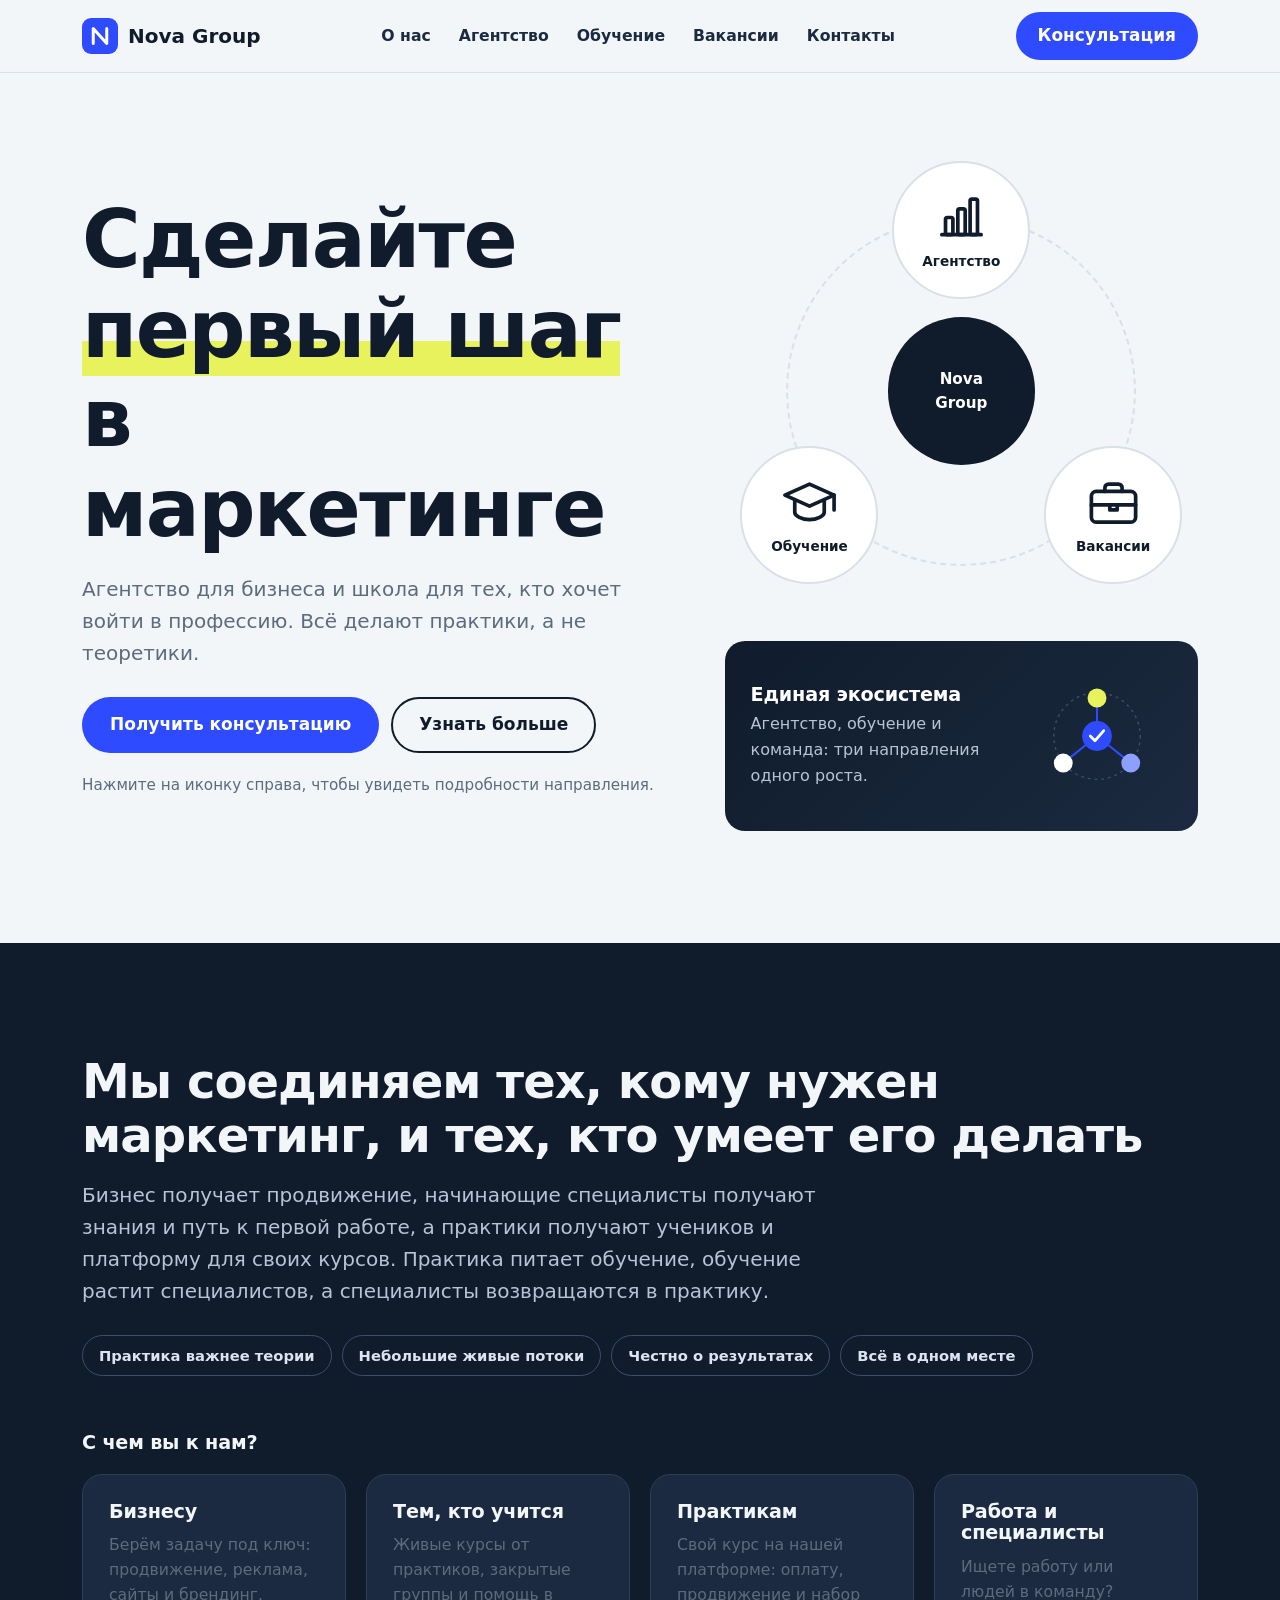
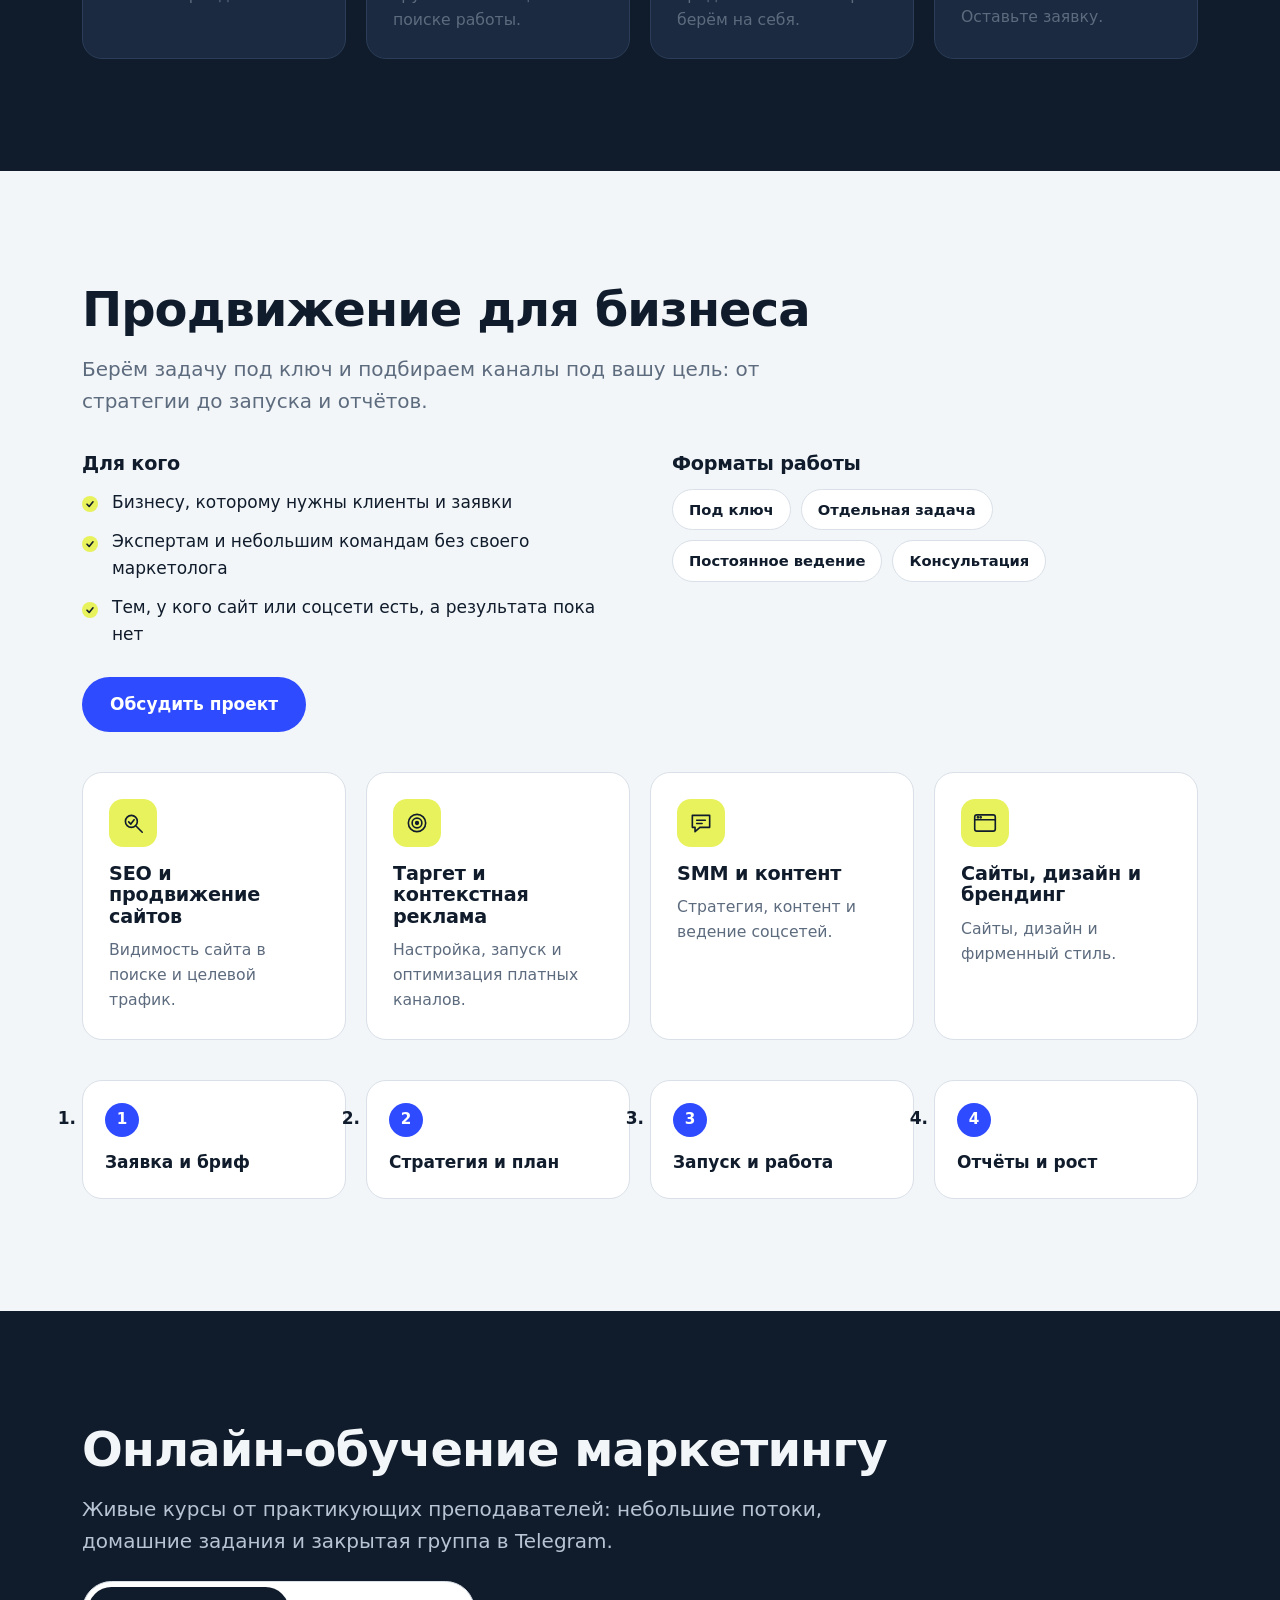
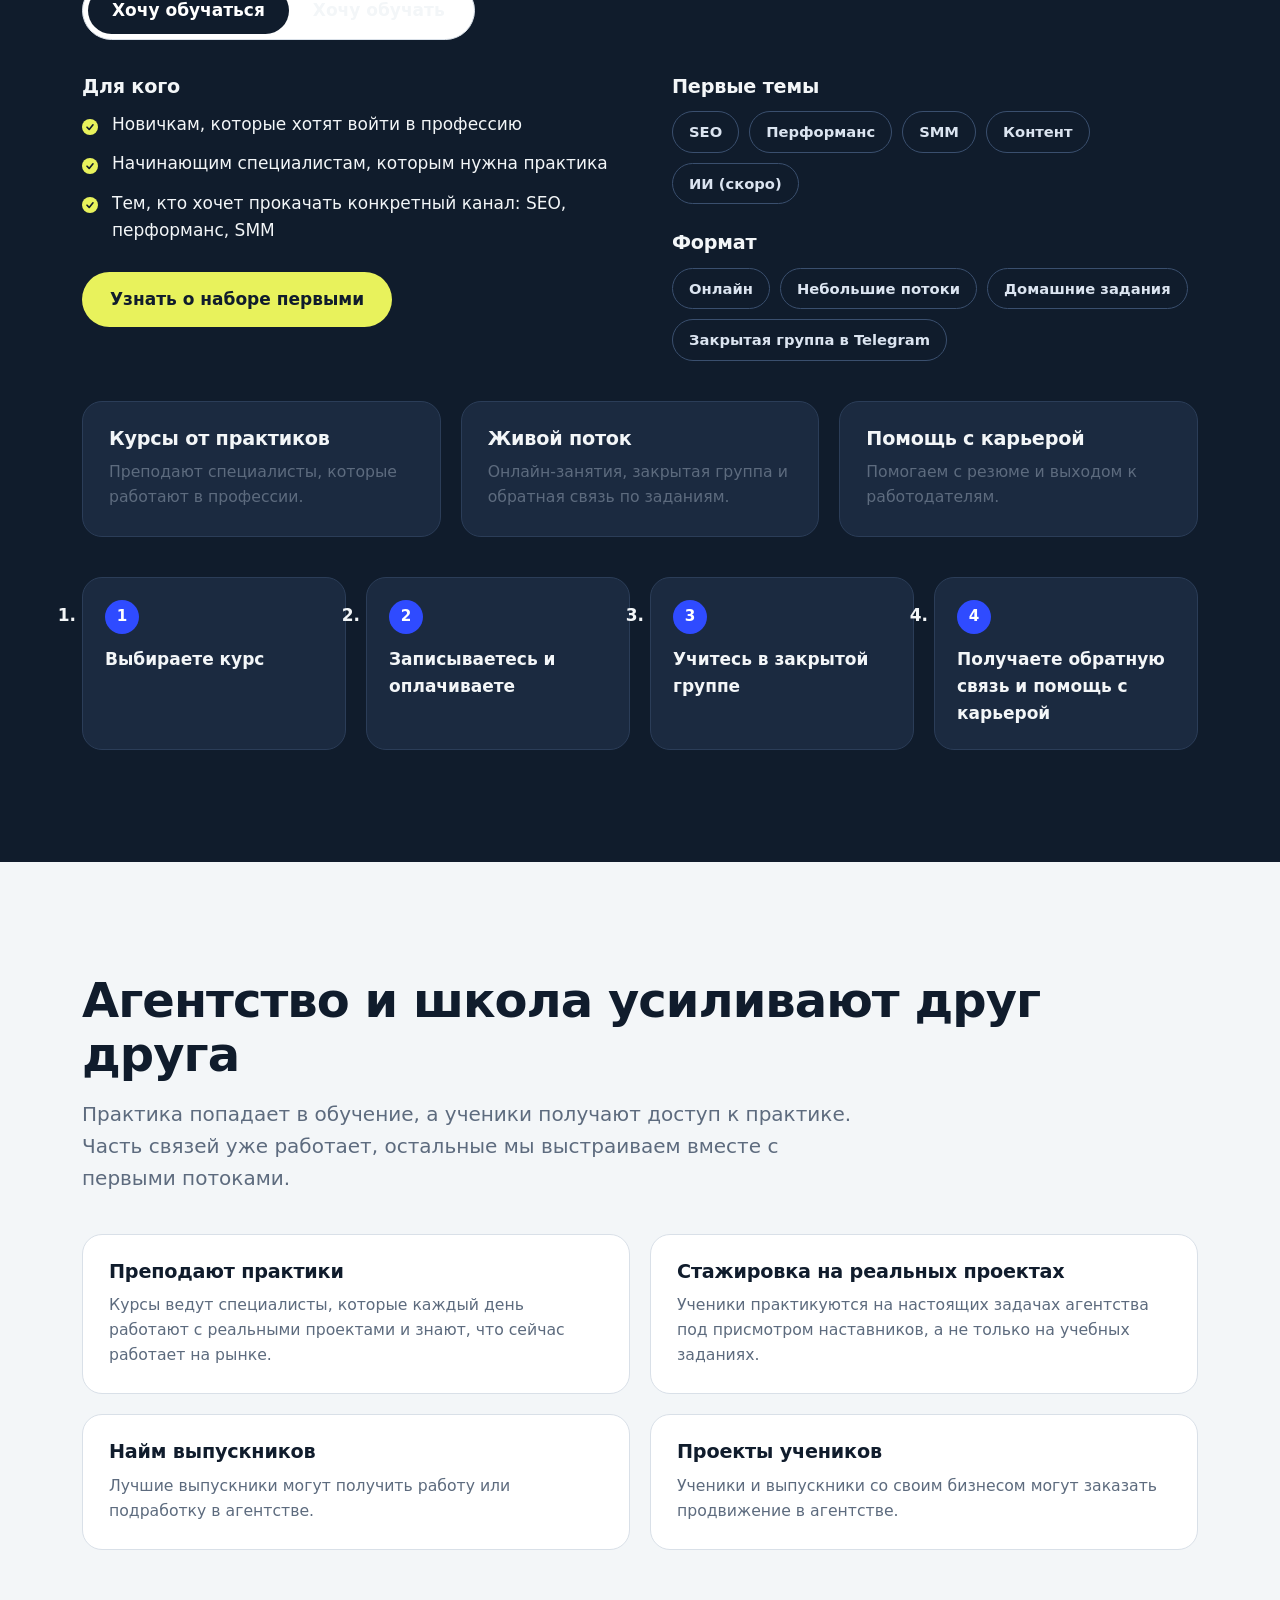
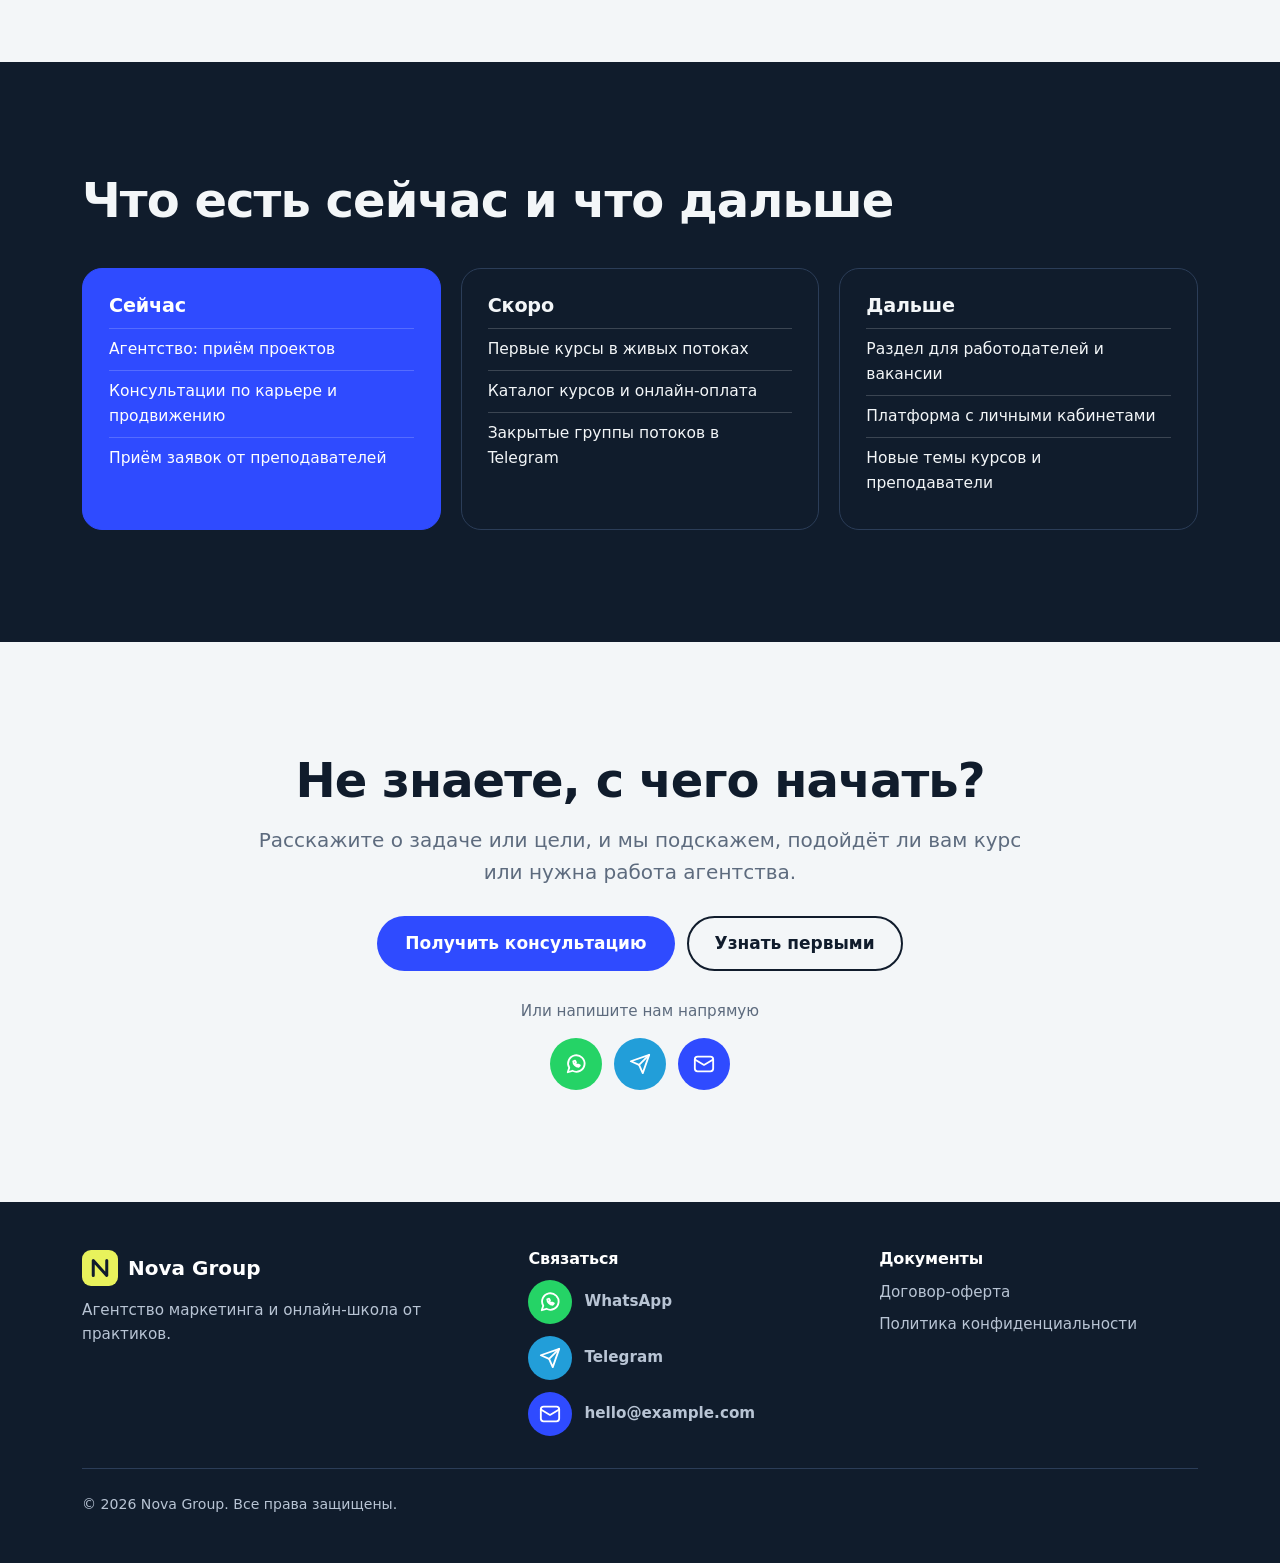
<file: index.html>
<!DOCTYPE html>
<html lang="ru">
<head>
<meta http-equiv="Content-Security-Policy" content="default-src 'self'; script-src 'self'; style-src 'self' 'unsafe-inline'; img-src 'self' data:; font-src 'self'; connect-src 'self' https://*.workers.dev https://api.telegram.org; base-uri 'self'; form-action 'self'">
<meta charset="UTF-8">
<meta name="viewport" content="width=device-width, initial-scale=1.0">
<title>Nova Group — агентство маркетинга и онлайн-школа от практиков</title>
<meta name="description" content="Продвижение для бизнеса под ключ и онлайн-курсы маркетинга от практиков: SEO, таргет, контекст, SMM.">
<meta property="og:title" content="Nova Group — агентство маркетинга и онлайн-школа">
<meta property="og:description" content="Продвижение под ключ и курсы маркетинга от практиков. Небольшие живые потоки и путь к первой работе.">
<meta property="og:type" content="website">
<meta property="og:image" content="img/og/og-image.jpg">
<link rel="icon" type="image/svg+xml" href="img/logo/favicon.svg">
<script>document.documentElement.classList.add("js");</script>
<link rel="stylesheet" href="css/variables.css">
<link rel="stylesheet" href="css/reset.css">
<link rel="stylesheet" href="css/base.css">
<link rel="stylesheet" href="css/layout.css">
<link rel="stylesheet" href="css/components.css">
<link rel="stylesheet" href="css/sections.css">
<link rel="stylesheet" href="css/responsive.css">
<script src="js/main.js" defer></script>
<script src="js/menu.js" defer></script>
<script src="js/hero.js" defer></script>
<script src="js/tabs.js" defer></script>
<script src="js/modal.js" defer></script>
<script src="js/form.js" defer></script>
<script src="js/animations.js" defer></script>
</head>
<body>

<!-- ===== ШАПКА ===== -->
<header class="header" id="header">
  <div class="container">
    <a href="#hero" class="logo" aria-label="Nova Group — на главную">
      <img src="img/logo/logo.svg" alt="" width="36" height="36">
      <span>Nova Group</span>
    </a>
    <nav class="nav" id="nav" aria-label="Основное меню">
      <a href="#about">О нас</a>
      <a href="#agency">Агентство</a>
      <a href="#education">Обучение</a>
      <a href="#roadmap">Вакансии</a>
      <a href="#contacts">Контакты</a>
    </nav>
    <div class="header-cta">
      <a class="btn btn-primary" href="#" data-open="modal-consult">Консультация</a>
      <button class="burger" id="burger" aria-label="Открыть меню" aria-expanded="false" aria-controls="nav"><span></span></button>
    </div>
  </div>
</header>

<main>
<!-- ===== HERO ===== -->
<section class="hero" id="hero">
  <div class="container hero-grid">
    <div>
      <h1>Сделайте <span>первый шаг</span> в маркетинге</h1>
      <p class="lead" style="margin-top:20px">Агентство для бизнеса и школа для тех, кто хочет войти в профессию. Всё делают практики, а не теоретики.</p>
      <div class="btn-row">
        <a class="btn btn-primary" href="#" data-open="modal-consult">Получить консультацию</a>
        <a class="btn btn-ghost" href="#about">Узнать больше</a>
      </div>
      <p class="hero-hint">Нажмите на иконку справа, чтобы увидеть подробности направления.</p>
    </div>
    <div>
      <div class="orbit" role="group" aria-label="Направления компании">
        <div class="orbit-center">Nova<br>Group</div>
        <button class="orbit-btn" data-dir="agency" aria-pressed="false"><img src="img/hero/agency.svg" alt="" width="40" height="40">Агентство</button>
        <button class="orbit-btn" data-dir="school" aria-pressed="false"><img src="img/hero/school.svg" alt="" width="40" height="40">Обучение</button>
        <button class="orbit-btn" data-dir="jobs" aria-pressed="false"><img src="img/hero/jobs.svg" alt="" width="40" height="40">Вакансии</button>
      </div>
      <div class="orbit-panel" id="orbit-panel" aria-live="polite">
        <div class="orbit-panel__text">
          <h3>Единая экосистема</h3>
          <p>Агентство, обучение и команда: три направления одного роста.</p>
          <a href="#about" hidden></a>
        </div>
        <img class="orbit-panel__img" id="orbit-img" src="img/hero/panel-default.svg" alt="" width="240" height="180">
      </div>
    </div>
  </div>
</section>

<!-- ===== О НАС ===== -->
<section id="about" class="dark">
  <div class="container">
    <h2>Мы соединяем тех, кому нужен маркетинг, и тех, кто умеет его делать</h2>
    <p class="lead">Бизнес получает продвижение, начинающие специалисты получают знания и путь к первой работе, а практики получают учеников и платформу для своих курсов. Практика питает обучение, обучение растит специалистов, а специалисты возвращаются в практику.</p>
    <div class="principles">
      <span class="tag">Практика важнее теории</span>
      <span class="tag">Небольшие живые потоки</span>
      <span class="tag">Честно о результатах</span>
      <span class="tag">Всё в одном месте</span>
    </div>
    <h3 style="margin-top:56px">С чем вы к нам?</h3>
    <div class="grid g4" style="margin-top:20px">
      <a class="card card-link" href="#agency"><h3>Бизнесу</h3><p>Берём задачу под ключ: продвижение, реклама, сайты и брендинг.</p></a>
      <a class="card card-link" href="#education"><h3>Тем, кто учится</h3><p>Живые курсы от практиков, закрытые группы и помощь в поиске работы.</p></a>
      <a class="card card-link" href="#education" data-tab="teach"><h3>Практикам</h3><p>Свой курс на нашей платформе: оплату, продвижение и набор берём на себя.</p></a>
      <a class="card card-link" href="#" data-open="modal-consult"><h3>Работа и специалисты</h3><p>Ищете работу или людей в команду? Оставьте заявку.</p></a>
    </div>
  </div>
</section>

<!-- ===== АГЕНТСТВО ===== -->
<section id="agency">
  <div class="container">
    <h2>Продвижение для бизнеса</h2>
    <p class="lead">Берём задачу под ключ и подбираем каналы под вашу цель: от стратегии до запуска и отчётов.</p>
    <div class="split" style="margin-top:36px">
      <div>
        <h3 style="margin-bottom:14px">Для кого</h3>
        <ul class="check">
          <li>Бизнесу, которому нужны клиенты и заявки</li>
          <li>Экспертам и небольшим командам без своего маркетолога</li>
          <li>Тем, у кого сайт или соцсети есть, а результата пока нет</li>
        </ul>
        <div class="btn-row"><a class="btn btn-primary" href="#" data-open="modal-consult">Обсудить проект</a></div>
      </div>
      <div>
        <h3 style="margin-bottom:14px">Форматы работы</h3>
        <div class="principles" style="margin-top:0">
          <span class="tag">Под ключ</span><span class="tag">Отдельная задача</span>
          <span class="tag">Постоянное ведение</span><span class="tag">Консультация</span>
        </div>
      </div>
    </div>
    <div class="grid g4">
      <article class="card"><div class="icon"><img src="img/agency/seo.svg" alt="" width="26" height="26"></div><h3>SEO и продвижение сайтов</h3><p>Видимость сайта в поиске и целевой трафик.</p></article>
      <article class="card"><div class="icon"><img src="img/agency/ads.svg" alt="" width="26" height="26"></div><h3>Таргет и контекстная реклама</h3><p>Настройка, запуск и оптимизация платных каналов.</p></article>
      <article class="card"><div class="icon"><img src="img/agency/smm.svg" alt="" width="26" height="26"></div><h3>SMM и контент</h3><p>Стратегия, контент и ведение соцсетей.</p></article>
      <article class="card"><div class="icon"><img src="img/agency/web.svg" alt="" width="26" height="26"></div><h3>Сайты, дизайн и брендинг</h3><p>Сайты, дизайн и фирменный стиль.</p></article>
    </div>
    <ol class="steps">
      <li>Заявка и бриф</li><li>Стратегия и план</li><li>Запуск и работа</li><li>Отчёты и рост</li>
    </ol>
  </div>
</section>

<!-- ===== ОБУЧЕНИЕ ===== -->
<section id="education" class="dark">
  <div class="container">
    <h2>Онлайн-обучение маркетингу</h2>
    <p class="lead">Живые курсы от практикующих преподавателей: небольшие потоки, домашние задания и закрытая группа в Telegram.</p>
    <div class="tabs" role="tablist" aria-label="Выбор направления">
      <button class="tab" role="tab" id="tab-learn" aria-controls="panel-learn" aria-selected="true">Хочу обучаться</button>
      <button class="tab" role="tab" id="tab-teach" aria-controls="panel-teach" aria-selected="false" tabindex="-1">Хочу обучать</button>
    </div>

    <div class="tab-panel" id="panel-learn" role="tabpanel" aria-labelledby="tab-learn">
      <div class="split" style="margin-top:28px">
        <div>
          <h3 style="margin-bottom:14px">Для кого</h3>
          <ul class="check">
            <li>Новичкам, которые хотят войти в профессию</li>
            <li>Начинающим специалистам, которым нужна практика</li>
            <li>Тем, кто хочет прокачать конкретный канал: SEO, перформанс, SMM</li>
          </ul>
          <div class="btn-row"><a class="btn btn-lemon" href="#" data-open="modal-first">Узнать о наборе первыми</a></div>
        </div>
        <div>
          <h3 style="margin-bottom:14px">Первые темы</h3>
          <div class="principles" style="margin-top:0">
            <span class="tag">SEO</span><span class="tag">Перформанс</span><span class="tag">SMM</span><span class="tag">Контент</span><span class="tag">ИИ (скоро)</span>
          </div>
          <h3 style="margin:28px 0 14px">Формат</h3>
          <div class="principles" style="margin-top:0">
            <span class="tag">Онлайн</span><span class="tag">Небольшие потоки</span><span class="tag">Домашние задания</span><span class="tag">Закрытая группа в Telegram</span>
          </div>
        </div>
      </div>
      <div class="grid g3">
        <article class="card"><h3>Курсы от практиков</h3><p>Преподают специалисты, которые работают в профессии.</p></article>
        <article class="card"><h3>Живой поток</h3><p>Онлайн-занятия, закрытая группа и обратная связь по заданиям.</p></article>
        <article class="card"><h3>Помощь с карьерой</h3><p>Помогаем с резюме и выходом к работодателям.</p></article>
      </div>
      <ol class="steps">
        <li>Выбираете курс</li><li>Записываетесь и оплачиваете</li><li>Учитесь в закрытой группе</li><li>Получаете обратную связь и помощь с карьерой</li>
      </ol>
    </div>

    <div class="tab-panel" id="panel-teach" role="tabpanel" aria-labelledby="tab-teach" hidden>
      <h3 style="margin-top:28px">Свой курс на нашей платформе</h3>
      <p class="lead" style="margin-top:8px">Ведите курс на платформе: страницу, оплату, продвижение и набор группы мы берём на себя.</p>
      <div class="grid g3">
        <article class="card"><h3>Вы: курс и занятия</h3><p>Программа, живые занятия, работа с учениками.</p></article>
        <article class="card"><h3>Мы: платформа и набор</h3><p>Страница курса, оплата, продвижение и набор группы.</p></article>
        <article class="card"><h3>Оплата с продаж</h3><p>Вы получаете процент с продаж своего курса. Условия обсудим лично.</p></article>
      </div>
      <ol class="steps">
        <li>Оставляете заявку</li><li>Созваниваемся и подписываем договор</li><li>Курс появляется в каталоге</li><li>Мы набираем группу, вы ведёте занятия</li>
      </ol>
      <div class="btn-row"><a class="btn btn-lemon" href="#" data-open="modal-consult">Стать преподавателем</a></div>
    </div>
  </div>
</section>

<!-- ===== СВЯЗЬ АГЕНТСТВА И ШКОЛЫ ===== -->
<section id="connection">
  <div class="container">
    <h2>Агентство и школа усиливают друг друга</h2>
    <p class="lead">Практика попадает в обучение, а ученики получают доступ к практике. Часть связей уже работает, остальные мы выстраиваем вместе с первыми потоками.</p>
    <div class="grid g2">
      <article class="card"><h3>Преподают практики</h3><p>Курсы ведут специалисты, которые каждый день работают с реальными проектами и знают, что сейчас работает на рынке.</p></article>
      <article class="card"><h3>Стажировка на реальных проектах</h3><p>Ученики практикуются на настоящих задачах агентства под присмотром наставников, а не только на учебных заданиях.</p></article>
      <article class="card"><h3>Найм выпускников</h3><p>Лучшие выпускники могут получить работу или подработку в агентстве.</p></article>
      <article class="card"><h3>Проекты учеников</h3><p>Ученики и выпускники со своим бизнесом могут заказать продвижение в агентстве.</p></article>
    </div>
  </div>
</section>

<!-- ===== ДОРОЖНАЯ КАРТА ===== -->
<section id="roadmap" class="dark">
  <div class="container">
    <h2>Что есть сейчас и что дальше</h2>
    <div class="road">
      <div><h3>Сейчас</h3><ul>
        <li>Агентство: приём проектов</li><li>Консультации по карьере и продвижению</li><li>Приём заявок от преподавателей</li></ul></div>
      <div><h3>Скоро</h3><ul>
        <li>Первые курсы в живых потоках</li><li>Каталог курсов и онлайн-оплата</li><li>Закрытые группы потоков в Telegram</li></ul></div>
      <div><h3>Дальше</h3><ul>
        <li>Раздел для работодателей и вакансии</li><li>Платформа с личными кабинетами</li><li>Новые темы курсов и преподаватели</li></ul></div>
    </div>
  </div>
</section>

<!-- ===== ФИНАЛЬНЫЙ CTA ===== -->
<section class="cta" id="cta">
  <div class="container">
    <h2>Не знаете, с чего начать?</h2>
    <p class="lead">Расскажите о задаче или цели, и мы подскажем, подойдёт ли вам курс или нужна работа агентства.</p>
    <div class="btn-row">
      <a class="btn btn-primary" href="#" data-open="modal-consult">Получить консультацию</a>
      <a class="btn btn-ghost" href="#" data-open="modal-first">Узнать первыми</a>
    </div>
    <p class="cta-note">Или напишите нам напрямую</p>
    <ul class="social social--icons">
      <li><a class="social__link social--wa" href="https://wa.me/79964315353" target="_blank" rel="noopener"><span class="social__icon"><img src="img/icons/whatsapp.svg" alt="" width="22" height="22"></span><span class="social__label">WhatsApp</span></a></li>
      <li><a class="social__link social--tg" href="https://t.me/JameszZBond_bot" target="_blank" rel="noopener"><span class="social__icon"><img src="img/icons/telegram.svg" alt="" width="22" height="22"></span><span class="social__label">Telegram</span></a></li>
      <li><a class="social__link social--mail" href="mailto:kirushacore.1337@yandex.ru"><span class="social__icon"><img src="img/icons/email.svg" alt="" width="22" height="22"></span><span class="social__label">Email</span></a></li>
    </ul>
  </div>
</section>
</main>

<!-- ===== КОНТАКТЫ / ФУТЕР ===== -->
<footer class="footer" id="contacts">
  <div class="container">
    <div>
      <a href="#hero" class="logo" style="color:#fff;margin-bottom:12px"><img src="img/logo/logo-white.svg" alt="" width="36" height="36"><span>Nova Group</span></a>
      <p>Агентство маркетинга и онлайн-школа от практиков.</p>
    </div>
    <div>
      <h3>Связаться</h3>
      <ul class="social">
        <li><a class="social__link social--wa" href="https://wa.me/79964315353" target="_blank" rel="noopener"><span class="social__icon"><img src="img/icons/whatsapp.svg" alt="" width="22" height="22"></span><span class="social__label">WhatsApp</span></a></li>
        <li><a class="social__link social--tg" href="https://t.me/JameszZBond_bot" target="_blank" rel="noopener"><span class="social__icon"><img src="img/icons/telegram.svg" alt="" width="22" height="22"></span><span class="social__label">Telegram</span></a></li>
        <li><a class="social__link social--mail" href="mailto:kirushacore.1337@yandex.ru"><span class="social__icon"><img src="img/icons/email.svg" alt="" width="22" height="22"></span><span class="social__label">hello@example.com</span></a></li>
      </ul>
    </div>
    <div>
      <h3>Документы</h3>
      <ul>
        <li><a href="docs/oferta.html">Договор-оферта</a></li>
        <li><a href="docs/privacy.html">Политика конфиденциальности</a></li>
      </ul>
    </div>
    <p class="copy">© <span id="year">2026</span> Nova Group. Все права защищены.</p>
  </div>
</footer>

<!-- ===== МОДАЛЬНЫЕ ОКНА ===== -->
<dialog id="modal-consult" aria-labelledby="mc-title">
  <form class="modal" method="dialog" data-form data-type="consult" novalidate>
    <button type="button" class="close" data-close aria-label="Закрыть">&times;</button>
    <h2 id="mc-title">Получить консультацию</h2>
    <p>Оставьте имя и Telegram. Мы свяжемся и подскажем направление и курс.</p>
    <label class="field"><span>Имя</span><input type="text" name="name" autocomplete="given-name" required></label>
    <label class="field"><span>Telegram</span><input type="text" name="tg" placeholder="@username" required></label>
    <label class="agree"><input type="checkbox" name="agree" required><span>Я согласен(на) на <a href="docs/privacy.html" target="_blank">обработку персональных данных</a></span></label>
    <button class="btn btn-primary" type="submit">Отправить заявку</button>
    <div class="status" role="status"></div>
  </form>
</dialog>

<dialog id="modal-first" aria-labelledby="mf-title">
  <form class="modal" method="dialog" data-form data-type="first" novalidate>
    <button type="button" class="close" data-close aria-label="Закрыть">&times;</button>
    <h2 id="mf-title">Узнать первыми</h2>
    <p>Мы готовим открытые уроки и полезные материалы. Оставьте имя и Telegram, и мы сообщим о запуске.</p>
    <label class="field"><span>Имя</span><input type="text" name="name" autocomplete="given-name" required></label>
    <label class="field"><span>Telegram</span><input type="text" name="tg" placeholder="@username" required></label>
    <label class="agree"><input type="checkbox" name="agree" required><span>Я согласен(на) на <a href="docs/privacy.html" target="_blank">обработку персональных данных</a></span></label>
    <button class="btn btn-primary" type="submit">Сообщить мне</button>
    <div class="status" role="status"></div>
  </form>
</dialog>

</body>
</html>
</file>
<file: css/variables.css>
/* variables.css — Переменные: шрифт, цвета, размеры. Меняй здесь, чтобы перекрасить сайт */

/* Шрифт: положи файл в fonts/ (woff2), иначе сработает системный */
/* Чтобы подключить свой шрифт, положи woff2 в fonts/ и раскомментируй: */
/* @font-face{font-family:"Manrope";src:url("../fonts/Manrope-Variable.woff2") format("woff2");font-weight:200 800;font-display:swap} */

:root{
  --ink:#101c2c; --ink-2:#1b2a40; --chalk:#f3f6f8; --white:#fff;
  --cobalt:#2f4bff; --lemon:#e8f25c; --muted:#5d6b7e; --line:#d9e0e8;
  --font:"Manrope",system-ui,-apple-system,"Segoe UI",Roboto,Arial,sans-serif;
  --r:20px; --max:1180px; --pad:clamp(16px,4vw,32px); --gap:clamp(56px,9vw,112px);
}
</file>
<file: css/base.css>
/* base.css — Базовые стили: html, body, типографика, тёмные секции */

html{scroll-behavior:smooth;scroll-padding-top:84px;-webkit-text-size-adjust:100%}
body{font-family:var(--font);color:var(--ink);background:var(--chalk);line-height:1.6;font-size:17px;-webkit-font-smoothing:antialiased}
:focus-visible{outline:3px solid var(--cobalt);outline-offset:3px;border-radius:6px}
h1,h2,h3{line-height:1.12;letter-spacing:-.02em;font-weight:800}
h1{font-size:clamp(2.4rem,7vw,5rem)}
h2{font-size:clamp(1.8rem,4.4vw,3rem);margin-bottom:16px}
h3{font-size:1.2rem;letter-spacing:-.01em}
.lead{font-size:clamp(1.05rem,2vw,1.25rem);color:var(--muted);max-width:62ch}
.dark{background:var(--ink);color:var(--chalk)}
.dark .lead,.dark p{color:#b8c4d4}
</file>
<file: css/layout.css>
/* layout.css — Каркас: контейнер, секции, шапка, призыв к действию и футер */

.container{width:100%;max-width:var(--max);margin-inline:auto;padding-inline:var(--pad)}
section{padding-block:var(--gap)}
/* Шапка */
.header{position:sticky;top:0;z-index:50;background:rgba(243,246,248,.92);backdrop-filter:blur(10px);border-bottom:1px solid var(--line)}
.header .container{display:flex;align-items:center;justify-content:space-between;height:72px;gap:16px}
.logo{display:flex;align-items:center;gap:10px;font-weight:800;font-size:1.25rem}
.logo img{width:36px;height:36px}
.nav{display:flex;align-items:center;gap:28px}
.nav a{font-weight:600;font-size:.98rem;color:var(--ink-2)}
.nav a:hover{color:var(--cobalt)}
.header-cta{display:flex;align-items:center;gap:12px}
.header-cta .btn{min-height:42px;padding:8px 20px}
.burger{display:none;width:44px;height:44px;border:0;background:none;cursor:pointer;position:relative}
.burger span,.burger::before,.burger::after{content:"";position:absolute;left:10px;right:10px;height:2px;background:var(--ink);border-radius:2px;transition:.25s}
.burger::before{top:15px}.burger span{top:21px}.burger::after{top:27px}
.burger[aria-expanded="true"]::before{top:21px;transform:rotate(45deg)}
.burger[aria-expanded="true"] span{opacity:0}
.burger[aria-expanded="true"]::after{top:21px;transform:rotate(-45deg)}

/* CTA и футер */
.cta{text-align:center}
.cta .lead{margin-inline:auto}
.cta .btn-row{justify-content:center}
.footer{background:var(--ink);color:#b8c4d4;padding-block:48px;font-size:.95rem}
.footer .container{display:grid;grid-template-columns:1.3fr 1fr 1fr;gap:32px}
.footer h3{color:#fff;font-size:1rem;margin-bottom:12px}
.footer li{margin-bottom:8px}
.footer a:hover{color:var(--lemon)}
.copy{grid-column:1/-1;padding-top:24px;border-top:1px solid #2b3d58;font-size:.88rem}

/* Тень шапки после прокрутки (menu.js) */
.header{transition:box-shadow .25s}
.header.is-scrolled{box-shadow:0 6px 24px rgba(16,28,44,.08)}
</file>
<file: css/components.css>
/* components.css — Компоненты: кнопки, карточки, теги, сетки, шаги, табы, модальные окна и формы */

/* Кнопки */
.btn{display:inline-flex;align-items:center;justify-content:center;gap:8px;min-height:50px;padding:12px 26px;border-radius:999px;border:2px solid transparent;font-weight:700;cursor:pointer;transition:transform .2s,background .2s,color .2s}
.btn:hover{transform:translateY(-2px)}
.btn-primary{background:var(--cobalt);color:#fff}
.btn-primary:hover{background:#1f38d6}
.btn-lemon{background:var(--lemon);color:var(--ink)}
.btn-ghost{border-color:currentColor;background:transparent}
.btn-row{display:flex;flex-wrap:wrap;gap:12px;margin-top:28px}
/* Сетки и карточки */
.grid{display:grid;gap:20px;margin-top:40px}
.g2{grid-template-columns:repeat(2,1fr)}
.g3{grid-template-columns:repeat(3,1fr)}
.g4{grid-template-columns:repeat(4,1fr)}
.card{background:var(--white);border:1px solid var(--line);border-radius:var(--r);padding:26px;display:flex;flex-direction:column;gap:10px}
.card p{color:var(--muted);font-size:.98rem}
.card .icon{width:48px;height:48px;border-radius:14px;background:var(--lemon);display:grid;place-items:center;margin-bottom:6px}
.card .icon img{width:26px}
.dark .card{background:var(--ink-2);border-color:#2b3d58}
.card-link{transition:border-color .2s,transform .2s}
.card-link:hover{border-color:var(--cobalt);transform:translateY(-3px)}
.principles{display:flex;flex-wrap:wrap;gap:10px;margin-top:28px}
.tag{padding:8px 16px;border-radius:999px;background:var(--white);border:1px solid var(--line);font-weight:600;font-size:.92rem}
.dark .tag{background:transparent;border-color:#3a4f6e;color:#dbe4f0}
.split{display:grid;grid-template-columns:1fr 1fr;gap:clamp(24px,5vw,64px);align-items:start}
.check li{position:relative;padding-left:30px;margin-bottom:12px}
.check li::before{content:"";position:absolute;left:0;top:.45em;width:16px;height:16px;border-radius:50%;background:var(--lemon) url("../img/icons/check.svg") center/10px no-repeat}
.steps{counter-reset:s;display:grid;grid-template-columns:repeat(4,1fr);gap:20px;margin-top:40px}
.steps li{counter-increment:s;padding:22px;border-radius:var(--r);border:1px solid var(--line);background:var(--white);font-weight:700}
.steps li::before{content:counter(s);display:grid;place-items:center;width:34px;height:34px;border-radius:50%;background:var(--cobalt);color:#fff;margin-bottom:12px;font-size:.95rem}
.dark .steps li{background:var(--ink-2);border-color:#2b3d58}

/* Табы */
.tabs{display:inline-flex;padding:5px;background:var(--white);border:1px solid var(--line);border-radius:999px;margin:24px 0 8px}
.tab{border:0;background:none;padding:10px 24px;border-radius:999px;font-weight:700;cursor:pointer;transition:.2s}
.tab[aria-selected="true"]{background:var(--ink);color:#fff}
.tab-panel[hidden]{display:none}

/* Модальные окна */
dialog{border:0;border-radius:24px;padding:0;width:min(480px,calc(100% - 32px));margin:auto;box-shadow:0 30px 80px rgba(16,28,44,.35)}
dialog::backdrop{background:rgba(16,28,44,.6);backdrop-filter:blur(3px)}
.modal{padding:clamp(22px,5vw,36px);position:relative}
.modal h2{font-size:1.6rem}
.modal p{color:var(--muted);margin-bottom:20px;font-size:.98rem}
.close{position:absolute;top:12px;right:12px;width:40px;height:40px;border:0;border-radius:50%;background:var(--chalk);font-size:1.4rem;cursor:pointer}
.field{display:block;margin-bottom:14px}
.field span{display:block;font-weight:600;font-size:.9rem;margin-bottom:6px}
.field input[type=text]{width:100%;min-height:50px;padding:0 16px;border:2px solid var(--line);border-radius:14px;background:#fff}
.field input:focus{border-color:var(--cobalt);outline:0}
.field input[aria-invalid="true"]{border-color:#d33a3a}
.agree{display:flex;gap:10px;align-items:flex-start;font-size:.85rem;color:var(--muted);margin:6px 0 18px}
.agree input{margin-top:4px;width:18px;height:18px;accent-color:var(--cobalt)}
.agree a{color:var(--cobalt);text-decoration:underline}
.status{margin-top:12px;font-weight:600;font-size:.95rem;min-height:1.4em}
.status.ok{color:#14803c}.status.err{color:#d33a3a}
.modal .btn{width:100%}

/* Значки WhatsApp, Telegram и почты */
.social{display:flex;flex-wrap:wrap;gap:12px;list-style:none}
.social li{margin:0}
.social__link{display:inline-flex;align-items:center;gap:12px;font-weight:600;transition:color .2s}
.social__icon{width:44px;height:44px;flex:none;border-radius:50%;display:grid;place-items:center;background:var(--c,var(--cobalt));transition:transform .2s,box-shadow .2s}
.social__icon img{width:22px;height:22px}
.social__link:hover .social__icon{transform:translateY(-2px) scale(1.06);box-shadow:0 8px 20px rgba(16,28,44,.25)}
.social--wa{--c:#25d366}
.social--tg{--c:#229ed9}
.social--mail{--c:var(--cobalt)}
.footer .social{flex-direction:column;align-items:flex-start;gap:12px}
.footer .social li{margin:0}
.social--icons{justify-content:center}
.social--icons .social__icon{width:52px;height:52px}
.social--icons .social__label{position:absolute;width:1px;height:1px;overflow:hidden;clip:rect(0 0 0 0);white-space:nowrap}
.cta-note{margin-top:28px;color:var(--muted);font-size:.95rem}
.cta .social--icons{margin-top:14px}
</file>
<file: css/sections.css>
/* sections.css — Стили отдельных блоков: hero, дорожная карта */

/* Hero */
.hero{padding-top:clamp(40px,7vw,88px)}
.hero-grid{display:grid;grid-template-columns:1.1fr .9fr;gap:clamp(24px,5vw,64px);align-items:center}
.hero h1 span{background:linear-gradient(transparent 62%,var(--lemon) 62%)}
.hero-hint{margin-top:20px;font-size:.95rem;color:var(--muted)}
.orbit{position:relative;aspect-ratio:1;max-width:460px;width:100%;margin-inline:auto}
.orbit::before{content:"";position:absolute;inset:12%;border:2px dashed var(--line);border-radius:50%}
.orbit-center{position:absolute;inset:34%;border-radius:50%;background:var(--ink);display:grid;place-items:center;color:#fff;font-weight:800;text-align:center;font-size:.95rem}
.orbit-btn{position:absolute;width:30%;aspect-ratio:1;border-radius:50%;border:2px solid var(--line);background:var(--white);display:flex;flex-direction:column;align-items:center;justify-content:center;gap:4px;cursor:pointer;font-weight:700;font-size:.85rem;transition:.25s}
.orbit-btn img{width:44%}
.orbit-btn:hover,.orbit-btn[aria-pressed="true"]{background:var(--cobalt);border-color:var(--cobalt);color:#fff;transform:scale(1.06)}
.orbit-btn:nth-of-type(1){top:0;left:35%}
.orbit-btn:nth-of-type(2){bottom:8%;left:2%}
.orbit-btn:nth-of-type(3){bottom:8%;right:2%}

/* Дорожная карта */
.road{display:grid;grid-template-columns:repeat(3,1fr);gap:20px;margin-top:40px}
.road > div{padding:26px;border-radius:var(--r);border:1px solid #2b3d58}
.road > div:first-child{background:var(--cobalt);border-color:var(--cobalt);color:#fff}
.road h3{margin-bottom:12px}
.road li{padding:8px 0;border-top:1px solid rgba(255,255,255,.18);font-size:.97rem}

/* Появление шагов и колонок дорожной карты (animations.js) */
.js .reveal{opacity:0;transform:translateY(14px);transition:opacity .5s ease,transform .5s ease;transition-delay:var(--d,0s)}
.js .reveal.is-visible{opacity:1;transform:none}

/* Иконки направлений белеют на синем фоне */
.orbit-btn:hover img,.orbit-btn[aria-pressed="true"] img{filter:brightness(0) invert(1)}

/* Карточка направления под орбитой: тёмный фон и иллюстрация */
.orbit-panel{margin-top:20px;display:grid;grid-template-columns:1fr minmax(120px,38%);gap:16px;align-items:center;min-height:190px;padding:22px 20px 22px 26px;border-radius:var(--r);background:linear-gradient(135deg,var(--ink) 0%,var(--ink-2) 100%);color:var(--chalk);overflow:hidden}
.orbit-panel h3{margin-bottom:6px;color:#fff}
.orbit-panel p{color:#b8c4d4;font-size:1rem}
.orbit-panel a{display:inline-block;margin-top:10px;font-weight:700;color:var(--lemon)}
.orbit-panel a[hidden]{display:none}
.orbit-panel__img{width:100%;height:auto;max-height:170px;object-fit:contain;justify-self:end}
</file>
<file: css/responsive.css>
/* responsive.css — Адаптив: планшеты, телефоны, уменьшение анимации */

/* Адаптив */
@media (max-width:1024px){
  .g4{grid-template-columns:repeat(2,1fr)}
  .steps{grid-template-columns:repeat(2,1fr)}
}
@media (max-width:860px){
  body{font-size:16px}
  .burger{display:block}
  .header-cta .btn{display:none}
  .nav{position:fixed;inset:72px 0 auto 0;flex-direction:column;align-items:stretch;gap:0;background:var(--chalk);border-bottom:1px solid var(--line);padding:8px var(--pad) 20px;transform:translateY(-130%);transition:transform .3s;visibility:hidden}
  .nav.open{transform:none;visibility:visible}
  .nav a{padding:14px 0;border-bottom:1px solid var(--line);font-size:1.05rem}
  .hero-grid,.split,.footer .container{grid-template-columns:1fr}
  .g3,.road{grid-template-columns:1fr}
  .g2{grid-template-columns:1fr}
}
@media (max-width:520px){
  .g4,.steps{grid-template-columns:1fr}
  .btn{width:100%}
  .btn-row{flex-direction:column}
  .tabs{display:flex}
  .tab{flex:1;padding-inline:10px}
  .orbit-btn{font-size:.75rem}
}
@media (prefers-reduced-motion:reduce){
  *{animation:none!important;transition:none!important;scroll-behavior:auto!important}
}

/* Карточка направления на телефонах: картинка сверху */
@media (max-width:520px){
  .orbit-panel{grid-template-columns:1fr;min-height:0;padding:18px 20px 22px}
  .orbit-panel__img{order:-1;max-height:120px;justify-self:center}
}
</file>
